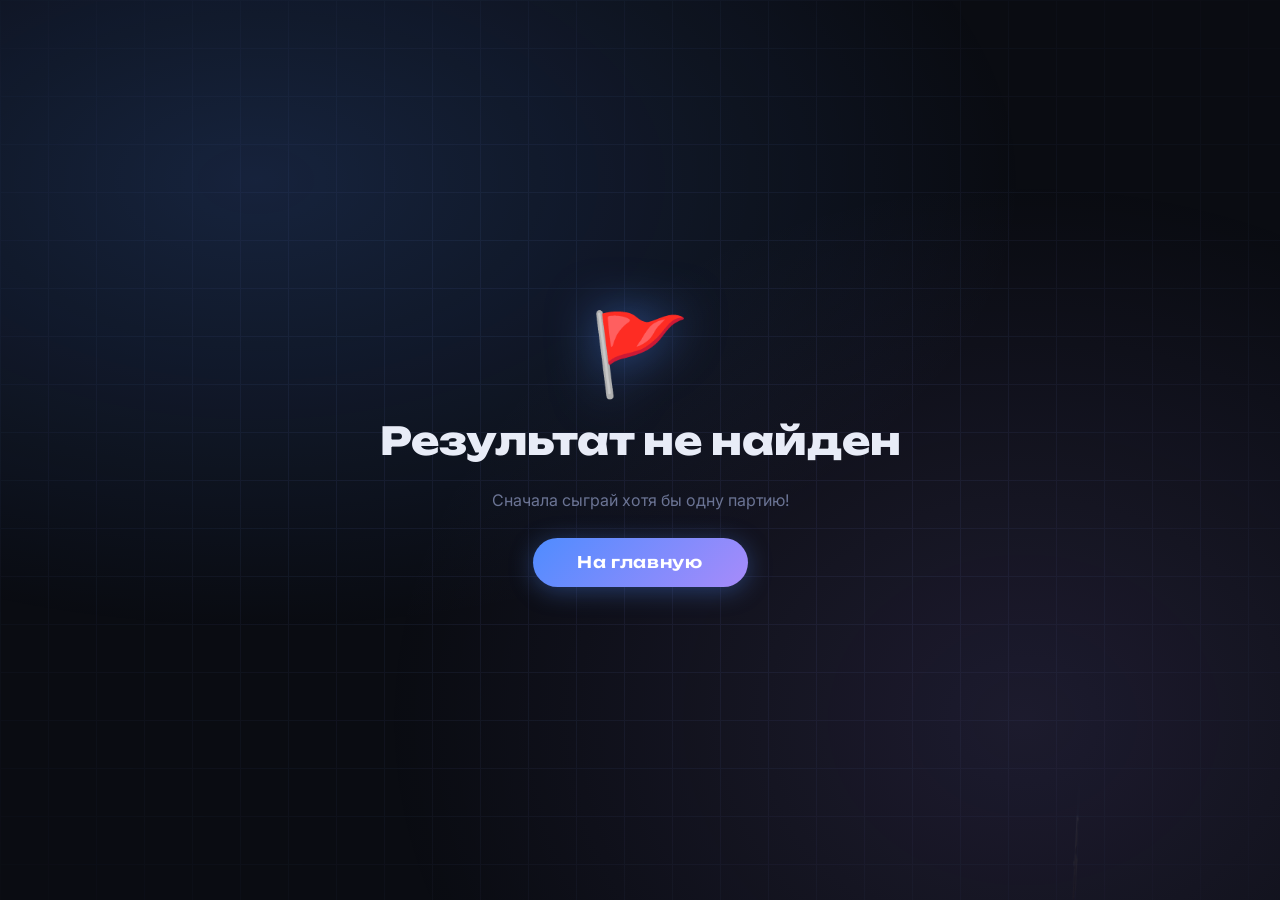
<file: result.html>
<!DOCTYPE html>
<html lang="ru">
<head>
<meta charset="UTF-8">
<meta name="viewport" content="width=device-width, initial-scale=1.0">
<title>Результат — Флаги Мира</title>
<link rel="preconnect" href="https://fonts.googleapis.com">
<link href="https://fonts.googleapis.com/css2?family=Unbounded:wght@400;600;800&family=Inter:wght@400;500&display=swap" rel="stylesheet">
<link rel="stylesheet" href="style.css">
<style>
  .record-card {
    width: 100%;
    background: var(--card, #161b2e);
    border: 1px solid var(--border, #232a42);
    border-radius: 20px;
    padding: 1rem 1.5rem;
    display: flex;
    align-items: center;
    justify-content: space-between;
    gap: 1rem;
  }
  .record-left { display: flex; flex-direction: column; gap: .2rem; }
  .record-label {
    font-size: .7rem; letter-spacing: .08em;
    color: var(--muted, #6b7494);
    text-transform: uppercase;
    font-family: 'Unbounded', sans-serif;
  }
  .record-value {
    font-family: 'Unbounded', sans-serif;
    font-size: 1.6rem; font-weight: 800;
    color: #f5c842;
  }
  .record-sub { font-size: .8rem; color: var(--muted, #6b7494); }
  .record-icon { font-size: 2.2rem; filter: drop-shadow(0 0 10px rgba(245,200,66,.4)); }

  .share-text-btn {
    display: flex; align-items: center; gap: .5rem;
    background: var(--card, #161b2e);
    border: 1.5px solid var(--border, #232a42);
    border-radius: 12px;
    padding: .7rem 1.2rem;
    color: var(--muted, #6b7494);
    font-family: 'Inter', sans-serif;
    font-size: .9rem; cursor: pointer;
    transition: .2s;
    width: 100%;
    justify-content: center;
  }
  .share-text-btn:hover { border-color: var(--accent, #4f8cff); color: var(--accent, #4f8cff); }
  .share-copied-hint {
    text-align: center; font-size: .8rem;
    color: var(--correct, #22d3a3);
    min-height: 1.2rem;
  }
  .notfound-state {
    display: flex; flex-direction: column;
    align-items: center; gap: 1.5rem;
    text-align: center;
  }
</style>
</head>
<body>

<img id="swimming-cat" src="" alt="">
<div class="bg-grid"></div>
<div class="bg-glow"></div>

<div class="wrapper">
  <div class="screen active" style="text-align:center;" id="result-block">

    <!-- Последний результат -->
    <div id="found-state" style="display:none; flex-direction:column; align-items:center; gap:1.5rem;">
      <div class="result-trophy anim-in" id="result-trophy">🏆</div>
      <h2 class="result-title anim-in" style="animation-delay:.1s">Результат игры</h2>
      <p class="hero-sub anim-in" id="result-date" style="animation-delay:.15s; opacity:.5; font-size:.85rem;"></p>

      <div class="result-stats anim-in" style="animation-delay:.2s">
        <div class="rs-box rs-correct">
          <div class="rs-num" id="res-correct">0</div>
          <div class="rs-label">Угадано</div>
        </div>
        <div class="rs-divider">|</div>
        <div class="rs-box rs-wrong">
          <div class="rs-num" id="res-wrong">0</div>
          <div class="rs-label">Ошибок</div>
        </div>
        <div class="rs-divider">|</div>
        <div class="rs-box rs-total">
          <div class="rs-num" id="res-total">0</div>
          <div class="rs-label">Всего</div>
        </div>
      </div>

      <div class="result-pct anim-in" style="animation-delay:.3s; width:100%">
        <div class="pct-bar">
          <div class="pct-fill" id="pct-fill" style="width:0%"></div>
        </div>
        <div class="pct-text" id="pct-text">0% правильных</div>
      </div>

      <!-- Личный рекорд -->
      <div class="record-card anim-in" id="record-block" style="animation-delay:.35s; display:none;">
        <div class="record-left">
          <div class="record-label">🏅 Личный рекорд</div>
          <div class="record-value" id="record-value">—</div>
          <div class="record-sub" id="record-sub"></div>
        </div>
        <div class="record-icon">🏆</div>
      </div>

      <!-- Поделиться -->
      <div class="share-box anim-in" style="animation-delay:.4s; width:100%">
        <span class="share-label">Поделиться результатом:</span>
        <button class="share-text-btn" id="share-text-btn">
          <svg viewBox="0 0 24 24" fill="none" stroke="currentColor" stroke-width="2" width="16" height="16">
            <circle cx="18" cy="5" r="3"/><circle cx="6" cy="12" r="3"/><circle cx="18" cy="19" r="3"/>
            <line x1="8.59" y1="13.51" x2="15.42" y2="17.49"/>
            <line x1="15.41" y1="6.51" x2="8.59" y2="10.49"/>
          </svg>
          Скопировать результат
        </button>
        <div class="share-copied-hint" id="share-copied-hint"></div>
      </div>

      <a href="index.html" class="btn-start" style="display:inline-block; text-decoration:none; margin-top:.5rem;">
        Играть снова
      </a>
    </div>

    <!-- Нет данных -->
    <div id="notfound-state" class="notfound-state" style="display:none;">
      <div class="hero-icon">🚩</div>
      <h2 class="result-title">Результат не найден</h2>
      <p class="hero-sub">Сначала сыграй хотя бы одну партию!</p>
      <a href="index.html" class="btn-start" style="display:inline-block; text-decoration:none;">
        На главную
      </a>
    </div>

  </div>
</div>

<script>
(function () {
  const last   = JSON.parse(localStorage.getItem('v1_last')   || 'null');
  const record = JSON.parse(localStorage.getItem('v1_record') || 'null');

  const foundEl    = document.getElementById('found-state');
  const notfoundEl = document.getElementById('notfound-state');

  if (!last) {
    notfoundEl.style.display = 'flex';
    return;
  }

  // Показываем последний результат
  foundEl.style.display = 'flex';

  const { correct, wrong, total, pct, date } = last;

  document.getElementById('result-trophy').textContent =
    pct >= 80 ? '🏆' : pct >= 50 ? '🥈' : '🌍';

  document.getElementById('res-correct').textContent = correct;
  document.getElementById('res-wrong').textContent   = wrong;
  document.getElementById('res-total').textContent   = total;
  document.getElementById('result-date').textContent = date || '';
  document.getElementById('pct-text').textContent    = pct + '% правильных';

  requestAnimationFrame(() => {
    document.getElementById('pct-fill').style.width = pct + '%';
  });

  // Показываем рекорд если есть
  if (record) {
    const recBlock = document.getElementById('record-block');
    recBlock.style.display = 'flex';
    document.getElementById('record-value').textContent =
      record.correct + ' из ' + record.total;
    document.getElementById('record-sub').textContent =
      record.pct + '% точность · ' + (record.date || '');
  }

  // Кнопка «Скопировать результат»
  document.getElementById('share-text-btn').addEventListener('click', () => {
    const text =
      `🌍 Флаги Мира — результат игры\n` +
      `✅ Угадано: ${correct} из ${total}\n` +
      `❌ Ошибок: ${wrong}\n` +
      `📊 Точность: ${pct}% правильных\n` +
      `👉 Сыграй сам: https://ithemaybe.github.io/game/`;

    navigator.clipboard.writeText(text).then(() => {
      const hint = document.getElementById('share-copied-hint');
      hint.textContent = '✓ Скопировано!';
      setTimeout(() => { hint.textContent = ''; }, 2000);
    });
  });
})();
</script>

<script src="swimming-cat.js"></script>
</body>
</html>
</file>
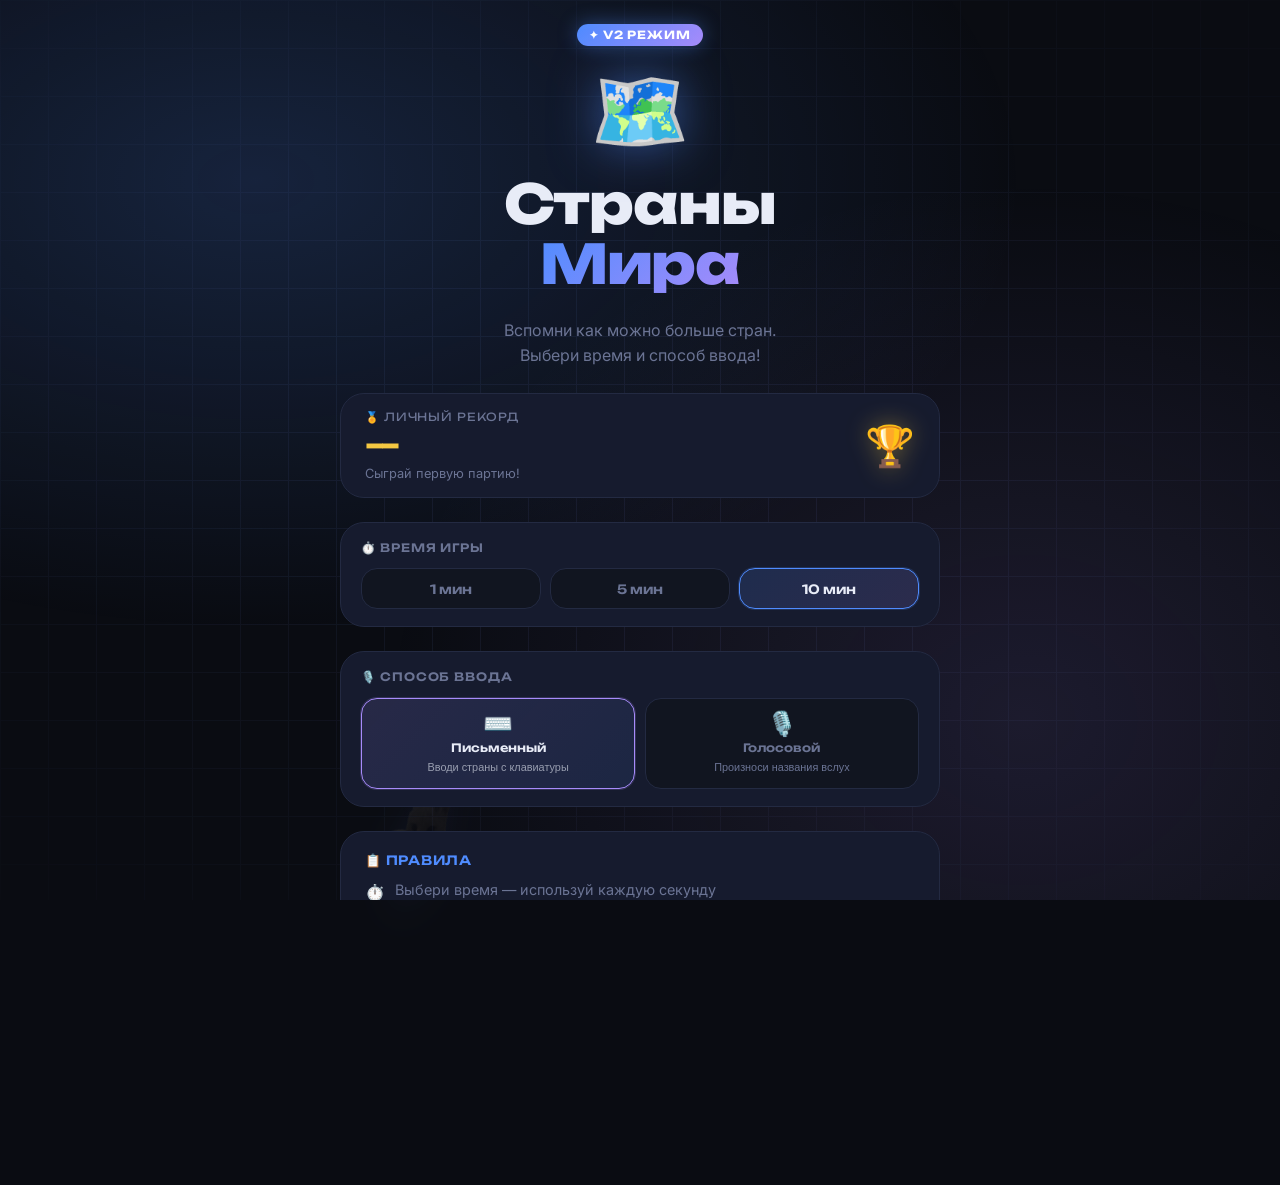
<file: v2.html>
<!DOCTYPE html>
<html lang="ru">
<head>
<meta charset="UTF-8">
<meta name="viewport" content="width=device-width, initial-scale=1.0">
<title>Страны Мира — V2 Режим</title>
<meta property="og:type" content="website">
<meta property="og:url" content="https://ithemaybe.github.io/v2.html">
<meta property="og:title" content="Страны Мира 🌍 — V2 Режим">
<meta property="og:description" content="Сколько стран назовёшь? Выбери время и режим ввода!">
<meta property="og:image" content="https://flagcdn.com/w640/un.png">
<meta property="og:locale" content="ru_RU">
<meta name="twitter:card" content="summary_large_image">
<meta name="twitter:title" content="Страны Мира 🌍 — V2 Режим">
<meta name="twitter:description" content="Сколько стран назовёшь?">
<meta name="twitter:image" content="https://flagcdn.com/w640/un.png">
<link rel="preconnect" href="https://fonts.googleapis.com">
<link href="https://fonts.googleapis.com/css2?family=Unbounded:wght@400;600;800&family=Inter:wght@400;500&display=swap" rel="stylesheet">
<link rel="stylesheet" href="style-v2.css">
</head>
<body>

<img id="swimming-cat" src="" alt="">
<div class="bg-grid"></div>
<div class="bg-glow"></div>

<div class="wrapper">

  <!-- ════ START SCREEN ════ -->
  <div id="start-screen" class="screen active">
    <div class="badge-v2">✦ V2 РЕЖИМ</div>
    <div class="hero-icon">🗺️</div>
    <h1 class="hero-title">Страны<br><span>Мира</span></h1>
    <p class="hero-sub">Вспомни как можно больше стран.<br>Выбери время и способ ввода!</p>

    <!-- Блок рекорда -->
    <div class="record-card" id="record-card">
      <div class="record-left">
        <div class="record-label">🏅 Личный рекорд</div>
        <div class="record-value" id="record-count">—</div>
        <div class="record-sub" id="record-sub">Сыграй первую партию!</div>
      </div>
      <div class="record-icon">🏆</div>
    </div>

    <!-- Выбор времени -->
    <div class="options-card">
      <div class="options-title">⏱️ Время игры</div>
      <div class="time-selector">
        <button class="time-btn" data-time="60">1 мин</button>
        <button class="time-btn" data-time="300">5 мин</button>
        <button class="time-btn active" data-time="600">10 мин</button>
      </div>
    </div>

    <!-- Выбор режима ввода -->
    <div class="options-card">
      <div class="options-title">🎙️ Способ ввода</div>
      <div class="input-mode-selector">
        <button class="mode-btn active" data-mode="text" id="mode-text-btn">
          <span class="mode-icon">⌨️</span>
          <span class="mode-label">Письменный</span>
          <span class="mode-desc">Вводи страны с клавиатуры</span>
        </button>
        <button class="mode-btn" data-mode="voice" id="mode-voice-btn">
          <span class="mode-icon">🎙️</span>
          <span class="mode-label">Голосовой</span>
          <span class="mode-desc">Произноси названия вслух</span>
        </button>
      </div>
      <div id="voice-warning" class="voice-warning" style="display:none;">
        ⚠️ Голосовой режим требует разрешения на микрофон и работает только в браузерах с поддержкой Web Speech API (Chrome, Edge, Safari).
      </div>
    </div>

    <div class="rules-card">
      <div class="rules-title">📋 Правила</div>
      <div class="rules-list">
        <div class="rule-item"><span class="rule-icon">⏱️</span><span>Выбери время — используй каждую секунду</span></div>
        <div class="rule-item"><span class="rule-icon">⌨️</span><span>Вводи названия на <strong>русском</strong> — с клавиатуры или голосом</span></div>
        <div class="rule-item"><span class="rule-icon">✅</span><span>Засчитываются только существующие страны</span></div>
        <div class="rule-item"><span class="rule-icon">🔁</span><span>Повторы и дубликаты не засчитываются</span></div>
        <div class="rule-item"><span class="rule-icon">🏆</span><span>В мире <strong>195</strong> стран — сможешь назвать больше половины?</span></div>
      </div>
    </div>

    <button class="btn-primary" id="btn-start">Начать игру</button>
    <a href="index.html" class="nav-back">← Флаговый режим (V1)</a>
  </div>

  <!-- ════ GAME SCREEN ════ -->
  <div id="game-screen" class="screen">
    <div class="game-header">
      <div class="stat-box">
        <span class="stat-label">Угадано</span>
        <span class="stat-val count-correct" id="count-correct">0</span>
      </div>
      <div class="timer-ring" id="timer-ring">
        <svg viewBox="0 0 120 120">
          <defs>
            <linearGradient id="timerGradV2" x1="0%" y1="0%" x2="100%" y2="100%">
              <stop offset="0%" stop-color="#4f8cff"/>
              <stop offset="100%" stop-color="#a78bfa"/>
            </linearGradient>
          </defs>
          <circle class="ring-bg" cx="60" cy="60" r="50"/>
          <circle class="ring-fill" id="ring-fill" cx="60" cy="60" r="50"
            stroke-dasharray="314" stroke-dashoffset="0"/>
        </svg>
        <span id="timer-text">10:00</span>
      </div>
      <div class="stat-box">
        <span class="stat-label">Из 195</span>
        <span class="stat-val count-dup" id="pct-val">0%</span>
      </div>
    </div>

    <div class="progress-bar">
      <div class="progress-fill" id="progress-fill" style="width:0%"></div>
    </div>

    <!-- Письменный ввод -->
    <div class="input-area" id="text-input-area">
      <input
        type="text"
        class="country-input"
        id="country-input"
        placeholder="Введи страну..."
        autocomplete="off"
        autocorrect="off"
        spellcheck="false"
      >
      <button class="submit-btn" id="submit-btn">Ввести</button>
    </div>

    <!-- Голосовой ввод -->
    <div class="voice-area" id="voice-input-area" style="display:none;">
      <button class="voice-btn" id="voice-btn">
        <span class="voice-btn-icon">🎙️</span>
        <span class="voice-btn-label" id="voice-btn-label">Нажми и говори</span>
      </button>
      <div class="voice-listening" id="voice-listening">
        <div class="voice-pulse"></div>
        <span id="voice-interim">Слушаю...</span>
      </div>
    </div>

    <div class="feedback-toast" id="feedback-toast"></div>

    <div class="answered-section">
      <div class="answered-header" id="answered-header">Принятые страны (0)</div>
      <div class="answered-grid" id="answered-grid"></div>
    </div>
  </div>

  <!-- ════ RESULT SCREEN ════ -->
  <div id="result-screen" class="screen">
    <div class="result-trophy" id="result-trophy">🏆</div>
    <h2 class="result-title" id="result-title">Время вышло!</h2>
    <p class="result-subtitle" id="result-subtitle"></p>

    <!-- Баннер нового рекорда -->
    <div class="new-record-banner" id="new-record-banner">
      🎉 Новый личный рекорд!
    </div>

    <div class="result-stats">
      <div class="rs-box rs-correct">
        <div class="rs-num" id="res-correct">0</div>
        <div class="rs-label">Названо стран</div>
      </div>
      <div class="rs-divider">|</div>
      <div class="rs-box rs-total">
        <div class="rs-num" id="res-pct">0%</div>
        <div class="rs-label">От всех стран</div>
      </div>
    </div>

    <div class="result-countries" id="result-countries-block">
      <div class="result-countries-header">Твои страны</div>
      <div class="result-tags" id="result-tags"></div>
    </div>

    <div class="share-box">
      <span class="share-label">Поделиться результатом:</span>
      <div class="share-row">
        <input class="share-input" id="share-url" readonly>
        <button class="copy-btn" id="copy-btn" title="Скопировать">
          <svg viewBox="0 0 24 24" fill="none" stroke="currentColor" stroke-width="2">
            <rect x="9" y="9" width="13" height="13" rx="2"/>
            <path d="M5 15H4a2 2 0 0 1-2-2V4a2 2 0 0 1 2-2h9a2 2 0 0 1 2 2v1"/>
          </svg>
        </button>
      </div>
    </div>

    <div style="display:flex;gap:.75rem;flex-wrap:wrap;justify-content:center;">
      <button class="btn-primary" id="btn-again">Играть снова</button>
      <a href="index.html" class="btn-secondary" style="text-decoration:none;display:flex;align-items:center;">← V1 Флаги</a>
    </div>
  </div>

</div>

<script src="v2.js"></script>
<script src="swimming-cat.js"></script>

<!-- Логика рекордов -->
<script>
(function () {
  const RECORD_KEY = 'v2_record';

  function renderStartRecord() {
    const saved = JSON.parse(localStorage.getItem(RECORD_KEY) || 'null');
    const countEl = document.getElementById('record-count');
    const subEl   = document.getElementById('record-sub');

    if (saved) {
      countEl.textContent = saved.count + ' стран';
      subEl.textContent   = saved.pct + '% от всех · ' + saved.date;
    } else {
      countEl.textContent = '—';
      subEl.textContent   = 'Сыграй первую партию!';
    }
  }

  function trySetRecord(count, pct) {
    const saved   = JSON.parse(localStorage.getItem(RECORD_KEY) || 'null');
    const isNew   = !saved || count > saved.count;
    const banner  = document.getElementById('new-record-banner');

    if (isNew) {
      const date = new Date().toLocaleDateString('ru-RU', { day: 'numeric', month: 'long' });
      localStorage.setItem(RECORD_KEY, JSON.stringify({ count, pct, date }));
      if (banner) banner.classList.add('show');
    } else {
      if (banner) banner.classList.remove('show');
    }
  }

  const observer = new MutationObserver(() => {
    const resultScreen = document.getElementById('result-screen');
    if (resultScreen && resultScreen.classList.contains('active')) {
      const countEl = document.getElementById('res-correct');
      const pctEl   = document.getElementById('res-pct');
      const count   = parseInt(countEl?.textContent) || 0;
      const pct     = pctEl?.textContent || '0%';
      trySetRecord(count, pct);
    }
  });

  observer.observe(document.body, { attributes: true, subtree: true, attributeFilter: ['class'] });

  document.addEventListener('click', function (e) {
    if (e.target.id === 'btn-again' || e.target.id === 'btn-start') {
      setTimeout(renderStartRecord, 50);
    }
  });

  renderStartRecord();
})();
</script>

</body>
</html>
</file>
<file: style.css>
/* ════════════════════════════════════════════
   FLAGS OF THE WORLD — Dark Geo Aesthetic
   Font: Unbounded (display) + Inter (body)
   ════════════════════════════════════════════ */

:root {
  --bg:       #0a0c12;
  --surface:  #111520;
  --card:     #161b2e;
  --border:   #232a42;
  --text:     #e8ecf7;
  --muted:    #6b7494;
  --accent:   #4f8cff;
  --accent2:  #a78bfa;
  --correct:  #22d3a3;
  --wrong:    #f4536a;
  --glow-a:   rgba(79,140,255,.18);
  --glow-b:   rgba(167,139,250,.12);
  --r:        16px;
  --r-lg:     24px;
  --transition: .22s cubic-bezier(.4,0,.2,1);
}

*, *::before, *::after { box-sizing: border-box; margin: 0; padding: 0; }

html, body {
  height: 100%;
  font-family: 'Inter', sans-serif;
  background: var(--bg);
  color: var(--text);
  overflow-x: hidden;
}

/* ── Background decorations ── */
.bg-grid {
  position: fixed; inset: 0; z-index: 0;
  background-image:
    linear-gradient(var(--border) 1px, transparent 1px),
    linear-gradient(90deg, var(--border) 1px, transparent 1px);
  background-size: 48px 48px;
  opacity: .35;
  mask-image: radial-gradient(ellipse 80% 80% at 50% 50%, #000 30%, transparent 100%);
}

.bg-glow {
  position: fixed; inset: 0; z-index: 0; pointer-events: none;
  background:
    radial-gradient(ellipse 60% 50% at 20% 20%, var(--glow-a), transparent),
    radial-gradient(ellipse 50% 60% at 80% 80%, var(--glow-b), transparent);
}

/* ── Layout ── */
.wrapper {
  position: relative; z-index: 1;
  min-height: 100dvh;
  display: flex; align-items: center; justify-content: center;
  padding: 1.5rem;
}

/* ── Screens ── */
.screen {
  display: none; width: 100%; max-width: 540px;
  flex-direction: column; align-items: center; gap: 1.5rem;
  animation: fadeUp .4s ease both;
}
.screen.active { display: flex; }

@keyframes fadeUp {
  from { opacity: 0; transform: translateY(20px); }
  to   { opacity: 1; transform: translateY(0); }
}

/* ── Hero / Start ── */
.hero-icon {
  font-size: 5rem; line-height: 1;
  filter: drop-shadow(0 0 24px rgba(79,140,255,.5));
  animation: pulse 3s ease-in-out infinite;
}
@keyframes pulse {
  0%,100% { transform: scale(1); }
  50%      { transform: scale(1.06); }
}

.hero-title {
  font-family: 'Unbounded', sans-serif;
  font-size: clamp(2.4rem, 8vw, 3.8rem);
  font-weight: 800;
  line-height: 1.1;
  text-align: center;
  letter-spacing: -.02em;
}
.hero-title span {
  background: linear-gradient(135deg, var(--accent), var(--accent2));
  -webkit-background-clip: text; -webkit-text-fill-color: transparent;
  background-clip: text;
}

.hero-sub {
  color: var(--muted); text-align: center;
  font-size: 1rem; line-height: 1.6;
}

.hero-hint {
  color: var(--muted); font-size: .78rem; letter-spacing: .06em;
  border: 1px solid var(--border); border-radius: 100px;
  padding: .3rem .9rem;
}

/* ── Primary button ── */
.btn-start {
  font-family: 'Unbounded', sans-serif;
  font-size: 1rem; font-weight: 600;
  letter-spacing: .04em;
  padding: .9rem 2.8rem;
  border: none; border-radius: 100px; cursor: pointer;
  background: linear-gradient(135deg, var(--accent), var(--accent2));
  color: #fff;
  box-shadow: 0 4px 24px rgba(79,140,255,.35);
  transition: var(--transition);
  position: relative; overflow: hidden;
}
.btn-start::after {
  content: '';
  position: absolute; inset: 0;
  background: linear-gradient(135deg, rgba(255,255,255,.15), transparent);
  opacity: 0; transition: var(--transition);
}
.btn-start:hover { transform: translateY(-2px); box-shadow: 0 8px 32px rgba(79,140,255,.45); }
.btn-start:hover::after { opacity: 1; }
.btn-start:active { transform: translateY(0); }

/* ══════════════════════════════════
   GAME SCREEN
══════════════════════════════════ */

/* Header row */
.game-header {
  width: 100%;
  display: flex; align-items: center; justify-content: space-between;
  gap: 1rem;
}

.stat-box {
  display: flex; flex-direction: column; align-items: center;
  background: var(--card); border: 1px solid var(--border);
  border-radius: var(--r); padding: .7rem 1.4rem;
  min-width: 80px;
}
.stat-label { font-size: .7rem; letter-spacing: .08em; color: var(--muted); text-transform: uppercase; }
.stat-val {
  font-family: 'Unbounded', sans-serif;
  font-size: 1.6rem; font-weight: 700; line-height: 1.2;
}
.correct-count { color: var(--correct); }
.wrong-count   { color: var(--wrong); }

/* Timer ring */
.timer-ring {
  position: relative;
  width: 90px; height: 90px;
  flex-shrink: 0;
}
.timer-ring svg { width: 100%; height: 100%; transform: rotate(-90deg); }
.ring-bg  { fill: none; stroke: var(--border); stroke-width: 8; }
.ring-fill {
  fill: none; stroke: url(#timerGrad); stroke-width: 8;
  stroke-linecap: round;
  transition: stroke-dashoffset .9s linear, stroke .3s;
}
#timer-text {
  position: absolute; inset: 0;
  display: flex; align-items: center; justify-content: center;
  font-family: 'Unbounded', sans-serif;
  font-size: 1.35rem; font-weight: 700;
}

/* Flag stage */
.flag-stage {
  width: 220px; height: 160px;
  background: var(--card);
  border: 1px solid var(--border);
  border-radius: var(--r-lg);
  display: flex; align-items: center; justify-content: center;
  position: relative; overflow: hidden;
  box-shadow: 0 8px 40px rgba(0,0,0,.5);
}
.flag-img {
  width: 100%; height: 100%;
  object-fit: cover;
  border-radius: calc(var(--r-lg) - 1px);
  transition: transform .18s ease, opacity .18s ease;
  user-select: none;
  display: block;
}
.flag-stage.flip .flag-img { transform: scale(.1); opacity: 0; }
.flag-shine {
  position: absolute; inset: 0;
  background: linear-gradient(135deg, rgba(255,255,255,.06) 0%, transparent 50%);
  pointer-events: none;
}

/* Options grid */
.options-grid {
  width: 100%;
  display: grid; grid-template-columns: 1fr 1fr;
  gap: .75rem;
}

.opt-btn {
  position: relative;
  background: var(--card); border: 1.5px solid var(--border);
  border-radius: var(--r); padding: .9rem 1rem;
  color: var(--text);
  font-family: 'Inter', sans-serif; font-size: .95rem; font-weight: 500;
  cursor: pointer; text-align: left;
  display: flex; align-items: center; gap: .6rem;
  transition: var(--transition);
  overflow: hidden;
}
.opt-btn::before {
  content: '';
  position: absolute; inset: 0;
  background: linear-gradient(135deg, var(--accent), var(--accent2));
  opacity: 0; transition: var(--transition);
  border-radius: inherit;
}
.opt-btn:hover:not(:disabled) {
  border-color: var(--accent);
  transform: translateY(-2px);
  box-shadow: 0 4px 20px rgba(79,140,255,.2);
}
.opt-btn:hover:not(:disabled)::before { opacity: .07; }

.key-hint {
  position: relative; z-index: 1;
  display: inline-flex; align-items: center; justify-content: center;
  width: 22px; height: 22px; flex-shrink: 0;
  background: var(--border); border-radius: 6px;
  font-size: .72rem; color: var(--muted);
  font-family: 'Unbounded', sans-serif; font-weight: 600;
}
.opt-text { position: relative; z-index: 1; }

/* Correct / Wrong states */
.opt-btn.correct {
  background: rgba(34,211,163,.12);
  border-color: var(--correct);
  color: var(--correct);
}
.opt-btn.correct .key-hint { background: var(--correct); color: #000; }

.opt-btn.wrong {
  background: rgba(244,83,106,.1);
  border-color: var(--wrong);
  color: var(--wrong);
}
.opt-btn.wrong .key-hint { background: var(--wrong); color: #fff; }

.opt-btn:disabled { cursor: default; }

/* Feedback */
.feedback {
  font-family: 'Unbounded', sans-serif;
  font-size: .85rem; font-weight: 600;
  min-height: 1.4rem; text-align: center;
  letter-spacing: .04em;
  transition: opacity .2s;
}
.feedback.correct-fb { color: var(--correct); }
.feedback.wrong-fb   { color: var(--wrong); }

/* ══════════════════════════════════
   RESULT SCREEN
══════════════════════════════════ */
.result-trophy {
  font-size: 5rem; line-height: 1;
  filter: drop-shadow(0 0 24px rgba(255,200,0,.4));
  animation: pulse 2s ease-in-out infinite;
}
.result-title {
  font-family: 'Unbounded', sans-serif;
  font-size: clamp(1.6rem,5vw,2.4rem);
  font-weight: 800;
  text-align: center;
}

.result-stats {
  display: flex; align-items: center; gap: 1rem;
}
.rs-box { text-align: center; }
.rs-num {
  font-family: 'Unbounded', sans-serif;
  font-size: 2.4rem; font-weight: 800; line-height: 1;
}
.rs-correct .rs-num { color: var(--correct); }
.rs-wrong   .rs-num { color: var(--wrong); }
.rs-total   .rs-num { color: var(--accent2); }
.rs-label { font-size: .7rem; color: var(--muted); text-transform: uppercase; letter-spacing: .08em; margin-top: .3rem; }
.rs-divider { color: var(--border); font-size: 1.5rem; }

/* Percent bar */
.result-pct { width: 100%; }
.pct-bar {
  width: 100%; height: 10px;
  background: var(--border); border-radius: 100px;
  overflow: hidden;
}
.pct-fill {
  height: 100%;
  background: linear-gradient(90deg, var(--accent), var(--correct));
  border-radius: 100px;
  transition: width 1s cubic-bezier(.4,0,.2,1);
}
.pct-text {
  margin-top: .5rem;
  font-size: .85rem; color: var(--muted); text-align: right;
}

/* Share box */
.share-box {
  width: 100%;
  background: var(--card); border: 1px solid var(--border);
  border-radius: var(--r); padding: 1rem;
  display: flex; flex-direction: column; gap: .5rem;
}
.share-label { font-size: .75rem; color: var(--muted); text-transform: uppercase; letter-spacing: .07em; }
.share-row { display: flex; gap: .5rem; }
.share-input {
  flex: 1; background: var(--surface); border: 1px solid var(--border);
  border-radius: 10px; padding: .55rem .9rem;
  color: var(--text); font-size: .85rem; font-family: 'Inter', sans-serif;
  outline: none;
}
.copy-btn {
  display: flex; align-items: center; justify-content: center;
  width: 40px; height: 40px; flex-shrink: 0;
  background: var(--surface); border: 1px solid var(--border);
  border-radius: 10px; cursor: pointer; color: var(--muted);
  transition: var(--transition);
}
.copy-btn svg { width: 16px; height: 16px; }
.copy-btn:hover { border-color: var(--accent); color: var(--accent); }
.copy-btn.copied { border-color: var(--correct); color: var(--correct); background: rgba(34,211,163,.1); }

/* Utility animation */
.anim-in { animation: fadeUp .5s ease both; }

/* ── Responsive ── */
@media (max-width: 400px) {
  .hero-title { font-size: 2rem; }
  .flag-stage { width: 180px; height: 130px; }
  .options-grid { grid-template-columns: 1fr; }
}

/* ── V2 mode button (top-right of start screen) ── */
.btn-v2-mode {
  position: absolute;
  top: 1.25rem; right: 1.25rem;
  display: inline-flex; align-items: center; gap: .35rem;
  text-decoration: none;
  background: var(--card);
  border: 1.5px solid var(--border);
  border-radius: 100px;
  padding: .4rem .85rem .4rem .5rem;
  color: var(--text);
  font-size: .78rem;
  transition: var(--transition);
  z-index: 10;
}
.btn-v2-mode:hover {
  border-color: var(--accent2);
  background: rgba(167,139,250,.08);
  color: var(--accent2);
  transform: translateY(-1px);
  box-shadow: 0 4px 16px rgba(167,139,250,.2);
}
.btn-v2-badge {
  background: linear-gradient(135deg, var(--accent), var(--accent2));
  color: #fff;
  font-family: 'Unbounded', sans-serif;
  font-size: .65rem; font-weight: 700;
  padding: .15rem .45rem;
  border-radius: 100px;
  letter-spacing: .05em;
}
.btn-v2-label {
  font-family: 'Unbounded', sans-serif;
  font-weight: 600; font-size: .72rem;
  letter-spacing: .03em;
}
.btn-v2-arrow { font-size: .8rem; opacity: .6; }

/* Make start screen wrapper relative so absolute button works */
#start-screen { position: relative; }
.captcha-wrap {
  display: flex;
  justify-content: center;
  filter: drop-shadow(0 4px 16px rgba(79,140,255,.2));
}

.btn-start:disabled {
  opacity: .35;
  cursor: not-allowed;
  transform: none !important;
  box-shadow: none !important;
}
.btn-start:disabled::after { display: none; }

/* ── Swimming Cat ──────────────────────────────────────────────── */
#swimming-cat {
  position: fixed;
  z-index: 0;
  pointer-events: none;
  width: 110px;
  height: auto;
  opacity: 0.18;
  filter: drop-shadow(0 4px 18px rgba(80,120,255,0.25));
  will-change: transform;
  border-radius: 50% 50% 50% 50% / 40% 40% 60% 60%;
}
</file>
<file: style-v2.css>
/* ════════════════════════════════════════════
   V2 MODE — Country Typing Challenge
   ════════════════════════════════════════════ */

:root {
  --bg: #0a0c12;
  --surface: #111520;
  --card: #161b2e;
  --border: #232a42;
  --text: #e8ecf7;
  --muted: #6b7494;
  --accent: #4f8cff;
  --accent2: #a78bfa;
  --correct: #22d3a3;
  --wrong: #f4536a;
  --gold: #f5c842;
  --glow-a: rgba(79,140,255,.18);
  --glow-b: rgba(167,139,250,.12);
  --r: 16px;
  --r-lg: 24px;
  --transition: .22s cubic-bezier(.4,0,.2,1);
}

*, *::before, *::after { box-sizing: border-box; margin: 0; padding: 0; }

html, body {
  height: 100%;
  font-family: 'Inter', sans-serif;
  background: var(--bg);
  color: var(--text);
  overflow-x: hidden;
}

/* ── Background ── */
.bg-grid {
  position: fixed; inset: 0; z-index: 0;
  background-image:
    linear-gradient(var(--border) 1px, transparent 1px),
    linear-gradient(90deg, var(--border) 1px, transparent 1px);
  background-size: 48px 48px;
  opacity: .35;
  mask-image: radial-gradient(ellipse 80% 80% at 50% 50%, #000 30%, transparent 100%);
}

.bg-glow {
  position: fixed; inset: 0; z-index: 0; pointer-events: none;
  background:
    radial-gradient(ellipse 60% 50% at 20% 20%, var(--glow-a), transparent),
    radial-gradient(ellipse 50% 60% at 80% 80%, var(--glow-b), transparent);
}

/* ── Swimming cat ── */
#swimming-cat {
  position: fixed;
  z-index: 0;
  pointer-events: none;
  width: 110px;
  height: auto;
  opacity: 0.18;
  filter: drop-shadow(0 4px 18px rgba(80,120,255,0.25));
  will-change: transform;
  border-radius: 50% 50% 50% 50% / 40% 40% 60% 60%;
}

/* ── Layout ── */
.wrapper {
  position: relative; z-index: 1;
  min-height: 100dvh;
  display: flex; align-items: center; justify-content: center;
  padding: 1.5rem;
}

/* ── Screens ── */
.screen {
  display: none; width: 100%; max-width: 600px;
  flex-direction: column; align-items: center; gap: 1.5rem;
  animation: fadeUp .4s ease both;
}

.screen.active { display: flex; }

@keyframes fadeUp {
  from { opacity: 0; transform: translateY(20px); }
  to   { opacity: 1; transform: translateY(0); }
}

/* ── Hero ── */
.hero-icon {
  font-size: 5rem; line-height: 1;
  filter: drop-shadow(0 0 24px rgba(79,140,255,.5));
  animation: pulse 3s ease-in-out infinite;
}

@keyframes pulse {
  0%,100% { transform: scale(1); }
  50%      { transform: scale(1.06); }
}

.hero-title {
  font-family: 'Unbounded', sans-serif;
  font-size: clamp(2rem, 7vw, 3.4rem);
  font-weight: 800;
  line-height: 1.1;
  text-align: center;
  letter-spacing: -.02em;
}

.hero-title span {
  background: linear-gradient(135deg, var(--accent), var(--accent2));
  -webkit-background-clip: text; -webkit-text-fill-color: transparent;
  background-clip: text;
}

.hero-sub {
  color: var(--muted); text-align: center;
  font-size: 1rem; line-height: 1.6;
}

.badge-v2 {
  display: inline-flex; align-items: center; gap: .4rem;
  background: linear-gradient(135deg, var(--accent), var(--accent2));
  color: #fff;
  font-family: 'Unbounded', sans-serif;
  font-size: .7rem; font-weight: 700;
  letter-spacing: .08em;
  padding: .25rem .75rem;
  border-radius: 100px;
  box-shadow: 0 0 20px rgba(79,140,255,.4);
}

.rules-card {
  width: 100%;
  background: var(--card); border: 1px solid var(--border);
  border-radius: var(--r-lg); padding: 1.25rem 1.5rem;
  display: flex; flex-direction: column; gap: .75rem;
}

.rules-title {
  font-family: 'Unbounded', sans-serif;
  font-size: .8rem; font-weight: 600;
  color: var(--accent); letter-spacing: .06em;
  text-transform: uppercase;
}

.rules-list {
  display: flex; flex-direction: column; gap: .5rem;
}

.rule-item {
  display: flex; align-items: flex-start; gap: .6rem;
  font-size: .9rem; color: var(--muted); line-height: 1.4;
}

.rule-icon { flex-shrink: 0; font-size: 1rem; margin-top: .05rem; }

/* ── Record card on start screen ── */
.record-card {
  width: 100%;
  background: var(--card); border: 1px solid var(--border);
  border-radius: var(--r-lg); padding: 1rem 1.5rem;
  display: flex; align-items: center; justify-content: space-between;
  gap: 1rem;
}

.record-left {
  display: flex; flex-direction: column; gap: .2rem;
}

.record-label {
  font-size: .7rem; letter-spacing: .08em; color: var(--muted);
  text-transform: uppercase; font-family: 'Unbounded', sans-serif;
}

.record-value {
  font-family: 'Unbounded', sans-serif;
  font-size: 1.8rem; font-weight: 800;
  color: var(--gold);
}

.record-sub {
  font-size: .8rem; color: var(--muted);
}

.record-icon {
  font-size: 2.5rem;
  filter: drop-shadow(0 0 12px rgba(245,200,66,.4));
}

.record-empty {
  color: var(--muted); font-size: .9rem; text-align: center; width: 100%;
}

/* ── New record banner ── */
.new-record-banner {
  display: none;
  align-items: center; justify-content: center; gap: .5rem;
  background: linear-gradient(135deg, rgba(245,200,66,.15), rgba(245,200,66,.05));
  border: 1px solid rgba(245,200,66,.35);
  border-radius: var(--r); padding: .75rem 1.2rem;
  font-family: 'Unbounded', sans-serif;
  font-size: .85rem; font-weight: 700;
  color: var(--gold);
  animation: fadeUp .4s ease both;
}

.new-record-banner.show { display: flex; }

/* ── Buttons ── */
.btn-primary {
  font-family: 'Unbounded', sans-serif;
  font-size: 1rem; font-weight: 600;
  letter-spacing: .04em;
  padding: .9rem 2.8rem;
  border: none; border-radius: 100px; cursor: pointer;
  background: linear-gradient(135deg, var(--accent), var(--accent2));
  color: #fff;
  box-shadow: 0 4px 24px rgba(79,140,255,.35);
  transition: var(--transition);
  position: relative; overflow: hidden;
}

.btn-primary::after {
  content: '';
  position: absolute; inset: 0;
  background: linear-gradient(135deg, rgba(255,255,255,.15), transparent);
  opacity: 0; transition: var(--transition);
}

.btn-primary:hover { transform: translateY(-2px); box-shadow: 0 8px 32px rgba(79,140,255,.45); }
.btn-primary:hover::after { opacity: 1; }
.btn-primary:active { transform: translateY(0); }

.btn-secondary {
  font-family: 'Unbounded', sans-serif;
  font-size: .85rem; font-weight: 600;
  letter-spacing: .04em;
  padding: .7rem 1.8rem;
  border: 1.5px solid var(--border); border-radius: 100px; cursor: pointer;
  background: var(--card);
  color: var(--muted);
  transition: var(--transition);
}

.btn-secondary:hover { border-color: var(--accent); color: var(--accent); }

/* ── Game screen ── */
.game-header {
  width: 100%;
  display: flex; align-items: center; justify-content: space-between;
  gap: 1rem;
}

.stat-box {
  display: flex; flex-direction: column; align-items: center;
  background: var(--card); border: 1px solid var(--border);
  border-radius: var(--r); padding: .7rem 1.4rem;
  min-width: 80px;
}

.stat-label { font-size: .7rem; letter-spacing: .08em; color: var(--muted); text-transform: uppercase; }

.stat-val {
  font-family: 'Unbounded', sans-serif;
  font-size: 1.6rem; font-weight: 700; line-height: 1.2;
}

.count-correct { color: var(--correct); }
.count-dup     { color: var(--gold); }

/* ── Timer ring ── */
.timer-ring {
  position: relative;
  width: 90px; height: 90px;
  flex-shrink: 0;
}

.timer-ring svg { width: 100%; height: 100%; transform: rotate(-90deg); }
.ring-bg   { fill: none; stroke: var(--border); stroke-width: 8; }
.ring-fill {
  fill: none; stroke: url(#timerGradV2); stroke-width: 8;
  stroke-linecap: round;
  transition: stroke-dashoffset .9s linear, stroke .3s;
}

#timer-text {
  position: absolute; inset: 0;
  display: flex; align-items: center; justify-content: center;
  font-family: 'Unbounded', sans-serif;
  font-size: 1.1rem; font-weight: 700;
}

/* ── Input area ── */
.input-area {
  width: 100%;
  display: flex; gap: .6rem;
}

.country-input {
  flex: 1;
  background: var(--card); border: 1.5px solid var(--border);
  border-radius: var(--r); padding: .85rem 1.2rem;
  color: var(--text); font-size: 1rem; font-family: 'Inter', sans-serif;
  outline: none;
  transition: var(--transition);
}

.country-input:focus { border-color: var(--accent); box-shadow: 0 0 0 3px rgba(79,140,255,.12); }

.country-input.shake { animation: shake .3s ease; }

@keyframes shake {
  0%,100% { transform: translateX(0); }
  25%      { transform: translateX(-6px); }
  75%      { transform: translateX(6px); }
}

.country-input.glow-correct {
  border-color: var(--correct);
  box-shadow: 0 0 0 3px rgba(34,211,163,.15);
}

.submit-btn {
  padding: .85rem 1.4rem;
  background: linear-gradient(135deg, var(--accent), var(--accent2));
  border: none; border-radius: var(--r);
  color: #fff; font-family: 'Unbounded', sans-serif;
  font-size: .85rem; font-weight: 600;
  cursor: pointer; transition: var(--transition);
  white-space: nowrap;
}

.submit-btn:hover { transform: translateY(-1px); box-shadow: 0 4px 16px rgba(79,140,255,.35); }
.submit-btn:active { transform: translateY(0); }

/* ── Feedback toast ── */
.feedback-toast {
  font-family: 'Unbounded', sans-serif;
  font-size: .8rem; font-weight: 600;
  min-height: 1.4rem; text-align: center;
  letter-spacing: .04em;
  transition: opacity .2s;
}

.feedback-toast.ok  { color: var(--correct); }
.feedback-toast.dup { color: var(--gold); }
.feedback-toast.err { color: var(--wrong); }

/* ── Answered list ── */
.answered-section {
  width: 100%;
  background: var(--card); border: 1px solid var(--border);
  border-radius: var(--r-lg); padding: 1rem 1.25rem;
  max-height: 240px; overflow-y: auto;
}

.answered-section::-webkit-scrollbar { width: 4px; }
.answered-section::-webkit-scrollbar-track { background: transparent; }
.answered-section::-webkit-scrollbar-thumb { background: var(--border); border-radius: 4px; }

.answered-header {
  font-size: .7rem; letter-spacing: .08em; color: var(--muted);
  text-transform: uppercase; margin-bottom: .7rem;
  font-family: 'Unbounded', sans-serif;
}

.answered-grid {
  display: flex; flex-wrap: wrap; gap: .4rem;
}

.answered-tag {
  background: rgba(34,211,163,.1);
  border: 1px solid rgba(34,211,163,.25);
  color: var(--correct);
  font-size: .8rem; padding: .25rem .65rem;
  border-radius: 100px;
  animation: tagIn .25s ease both;
}

@keyframes tagIn {
  from { opacity: 0; transform: scale(.85); }
  to   { opacity: 1; transform: scale(1); }
}

/* ── Progress bar ── */
.progress-bar {
  width: 100%;
  height: 6px; background: var(--border); border-radius: 100px; overflow: hidden;
}

.progress-fill {
  height: 100%;
  background: linear-gradient(90deg, var(--accent), var(--correct));
  border-radius: 100px;
  transition: width .4s ease;
}

/* ══════════════════════════════════
   RESULT SCREEN
   ══════════════════════════════════ */

.result-trophy {
  font-size: 5rem; line-height: 1;
  filter: drop-shadow(0 0 24px rgba(255,200,0,.4));
  animation: pulse 2s ease-in-out infinite;
}

.result-title {
  font-family: 'Unbounded', sans-serif;
  font-size: clamp(1.6rem,5vw,2.4rem);
  font-weight: 800; text-align: center;
}

.result-subtitle {
  color: var(--muted); text-align: center; font-size: .95rem;
}

.result-stats {
  display: flex; align-items: center; gap: 1.2rem; flex-wrap: wrap; justify-content: center;
}

.rs-box     { text-align: center; }

.rs-num {
  font-family: 'Unbounded', sans-serif;
  font-size: 2.4rem; font-weight: 800; line-height: 1;
}

.rs-correct .rs-num { color: var(--correct); }
.rs-total   .rs-num { color: var(--accent2); }

.rs-label   { font-size: .7rem; color: var(--muted); text-transform: uppercase; letter-spacing: .08em; margin-top: .3rem; }
.rs-divider { color: var(--border); font-size: 1.5rem; }

/* ── Result country list ── */
.result-countries {
  width: 100%;
  background: var(--card); border: 1px solid var(--border);
  border-radius: var(--r-lg); padding: 1rem 1.25rem;
  max-height: 220px; overflow-y: auto;
}

.result-countries::-webkit-scrollbar { width: 4px; }
.result-countries::-webkit-scrollbar-track { background: transparent; }
.result-countries::-webkit-scrollbar-thumb { background: var(--border); border-radius: 4px; }

.result-countries-header {
  font-size: .7rem; letter-spacing: .08em; color: var(--muted);
  text-transform: uppercase; margin-bottom: .7rem;
  font-family: 'Unbounded', sans-serif;
}

.result-tags {
  display: flex; flex-wrap: wrap; gap: .4rem;
}

.result-tag {
  background: rgba(79,140,255,.08);
  border: 1px solid rgba(79,140,255,.2);
  color: var(--accent);
  font-size: .8rem; padding: .25rem .65rem;
  border-radius: 100px;
}

/* ── Share box ── */
.share-box {
  width: 100%;
  background: var(--card); border: 1px solid var(--border);
  border-radius: var(--r); padding: 1rem;
  display: flex; flex-direction: column; gap: .5rem;
}

.share-label { font-size: .75rem; color: var(--muted); text-transform: uppercase; letter-spacing: .07em; }
.share-row   { display: flex; gap: .5rem; }

.share-input {
  flex: 1; background: var(--surface); border: 1px solid var(--border);
  border-radius: 10px; padding: .55rem .9rem;
  color: var(--text); font-size: .85rem; font-family: 'Inter', sans-serif;
  outline: none;
}

.copy-btn {
  display: flex; align-items: center; justify-content: center;
  width: 40px; height: 40px; flex-shrink: 0;
  background: var(--surface); border: 1px solid var(--border);
  border-radius: 10px; cursor: pointer; color: var(--muted);
  transition: var(--transition);
}

.copy-btn svg { width: 16px; height: 16px; }
.copy-btn:hover  { border-color: var(--accent); color: var(--accent); }
.copy-btn.copied { border-color: var(--correct); color: var(--correct); background: rgba(34,211,163,.1); }

/* ── Nav link ── */
.nav-back {
  font-size: .8rem; color: var(--muted);
  text-decoration: none; display: flex; align-items: center; gap: .35rem;
  transition: color var(--transition);
}

.nav-back:hover { color: var(--accent); }

/* ── Responsive ── */
@media (max-width: 420px) {
  .hero-title  { font-size: 1.9rem; }
  .stat-box    { padding: .6rem .9rem; min-width: 70px; }
  .stat-val    { font-size: 1.35rem; }
}

/* ══════════════════════════════════════════
   TIME & MODE SELECTORS — START SCREEN
   ══════════════════════════════════════════ */

.options-card {
  width: 100%;
  background: var(--card);
  border: 1px solid var(--border);
  border-radius: var(--r-lg);
  padding: 1.1rem 1.25rem;
  display: flex; flex-direction: column; gap: .85rem;
}

.options-title {
  font-family: 'Unbounded', sans-serif;
  font-size: .72rem; font-weight: 600;
  letter-spacing: .08em; text-transform: uppercase;
  color: var(--muted);
}

/* ── Time buttons ── */
.time-selector {
  display: flex; gap: .6rem;
}

.time-btn {
  flex: 1;
  padding: .7rem .5rem;
  background: var(--surface);
  border: 1.5px solid var(--border);
  border-radius: var(--r);
  color: var(--muted);
  font-family: 'Unbounded', sans-serif;
  font-size: .8rem; font-weight: 600;
  cursor: pointer;
  transition: var(--transition);
}

.time-btn:hover {
  border-color: var(--accent);
  color: var(--accent);
}

.time-btn.active {
  background: linear-gradient(135deg, rgba(79,140,255,.15), rgba(167,139,250,.15));
  border-color: var(--accent);
  color: var(--text);
  box-shadow: 0 0 0 1px rgba(79,140,255,.2);
}

/* ── Input mode buttons ── */
.input-mode-selector {
  display: flex; gap: .6rem;
}

.mode-btn {
  flex: 1;
  display: flex; flex-direction: column; align-items: center; gap: .3rem;
  padding: .85rem .75rem;
  background: var(--surface);
  border: 1.5px solid var(--border);
  border-radius: var(--r);
  color: var(--muted);
  cursor: pointer;
  transition: var(--transition);
  text-align: center;
}

.mode-btn:hover {
  border-color: var(--accent2);
  color: var(--text);
}

.mode-btn.active {
  background: linear-gradient(135deg, rgba(167,139,250,.12), rgba(79,140,255,.1));
  border-color: var(--accent2);
  color: var(--text);
  box-shadow: 0 0 0 1px rgba(167,139,250,.2);
}

.mode-icon  { font-size: 1.5rem; line-height: 1; }
.mode-label {
  font-family: 'Unbounded', sans-serif;
  font-size: .72rem; font-weight: 600;
  color: inherit;
}
.mode-desc  { font-size: .68rem; color: var(--muted); line-height: 1.3; }
.mode-btn.active .mode-desc { color: rgba(232,236,247,.6); }

.voice-warning {
  font-size: .75rem;
  color: var(--gold);
  line-height: 1.5;
  padding: .5rem .65rem;
  background: rgba(245,200,66,.07);
  border: 1px solid rgba(245,200,66,.2);
  border-radius: 10px;
}

/* ══════════════════════════════════════════
   VOICE INPUT AREA — GAME SCREEN
   ══════════════════════════════════════════ */

.voice-area {
  width: 100%;
  display: flex; flex-direction: column; align-items: center; gap: .9rem;
}

.voice-btn {
  display: flex; flex-direction: column; align-items: center; gap: .5rem;
  width: 140px; height: 140px;
  background: var(--card);
  border: 2px solid var(--border);
  border-radius: 50%;
  color: var(--muted);
  cursor: pointer;
  transition: var(--transition);
  position: relative;
}

.voice-btn:hover {
  border-color: var(--accent2);
  color: var(--text);
  box-shadow: 0 0 24px rgba(167,139,250,.2);
}

.voice-btn.listening {
  border-color: var(--wrong);
  color: var(--wrong);
  background: rgba(244,83,106,.06);
  box-shadow: 0 0 0 8px rgba(244,83,106,.08), 0 0 32px rgba(244,83,106,.2);
  animation: voice-pulse 1.5s ease-in-out infinite;
}

@keyframes voice-pulse {
  0%,100% { box-shadow: 0 0 0 8px rgba(244,83,106,.08), 0 0 32px rgba(244,83,106,.2); }
  50%      { box-shadow: 0 0 0 16px rgba(244,83,106,.04), 0 0 48px rgba(244,83,106,.3); }
}

.voice-btn-icon { font-size: 2.6rem; line-height: 1; }

.voice-btn-label {
  font-family: 'Unbounded', sans-serif;
  font-size: .65rem; font-weight: 600;
  letter-spacing: .05em;
  color: inherit;
}

.voice-listening {
  display: none;
  align-items: center; gap: .6rem;
  padding: .55rem 1rem;
  background: rgba(244,83,106,.07);
  border: 1px solid rgba(244,83,106,.2);
  border-radius: 100px;
  color: var(--wrong);
  font-size: .78rem;
  max-width: 100%;
  overflow: hidden;
  white-space: nowrap; text-overflow: ellipsis;
}

.voice-listening.active { display: flex; }

.voice-pulse {
  width: 8px; height: 8px; flex-shrink: 0;
  background: var(--wrong);
  border-radius: 50%;
  animation: blink 1s ease-in-out infinite;
}

@keyframes blink {
  0%,100% { opacity: 1; }
  50%      { opacity: .2; }
}

#voice-interim {
  overflow: hidden; text-overflow: ellipsis; white-space: nowrap;
  max-width: 260px;
}
</file>
